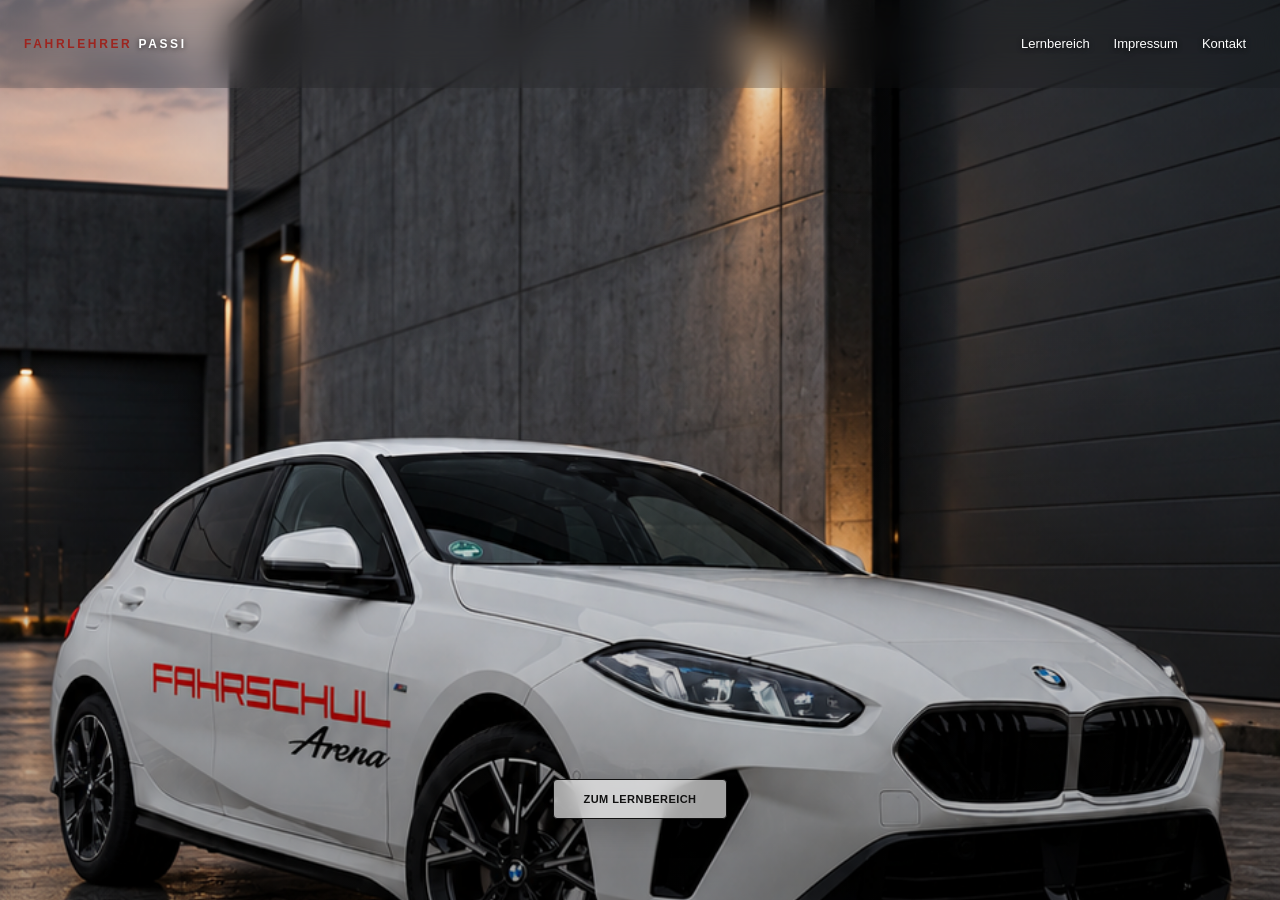
<file: index.html>
<!doctype html>
<html lang="de" class="home-document">
<head>
  <meta charset="utf-8">
  <meta name="viewport" content="width=device-width,initial-scale=1,viewport-fit=cover">
  <meta name="theme-color" content="#0b0c0e">
  <meta name="apple-mobile-web-app-capable" content="yes">
  <meta name="apple-mobile-web-app-status-bar-style" content="black-translucent">
  <meta name="apple-mobile-web-app-title" content="Fahrlehrer Passi">
  <title>Fahrlehrer Passi | Lernbereich</title>
  <link rel="icon" type="image/svg+xml" href="assets/images/favicon.svg">
  <link rel="apple-touch-icon" href="assets/images/apple-touch-icon.png">
  <link rel="manifest" href="site.webmanifest">
  <link rel="stylesheet" href="assets/css/style.css">
</head>
<body class="home-page">
  <header class="site-header">
    <a class="brand site-brand" href="index.html"><span class="brand-name">FAHRLEHRER</span> <em>PASSI</em></a>
    <button class="mobile-menu-button" type="button" aria-label="Navigation öffnen" aria-controls="mobile-navigation" aria-haspopup="dialog">
      <svg viewBox="0 0 24 24" width="24" height="24" fill="none" stroke="currentColor" stroke-width="1.8" stroke-linecap="round" aria-hidden="true">
        <path d="M4 6h16M4 12h16M4 18h16"/>
      </svg>
    </button>
    <nav class="site-navigation" aria-label="Hauptnavigation">
      <div class="nav-dropdown">
        <a class="learning-link" href="pages/uebersicht.html">Lernbereich</a>
        <ul class="nav-flyout" id="learning-flyout">
          <li><a href="pages/klasse-b.html">Klasse B</a></li>
          <li><a href="pages/klasse-a.html">Klasse A</a></li>
          <li><a href="pages/klasse-be.html">Klasse BE</a></li>
        </ul>
      </div>
      <a href="pages/impressum.html">Impressum</a>
      <a href="pages/kontakt.html">Kontakt</a>
    </nav>
  </header>
  <dialog class="mobile-drawer" id="mobile-navigation" aria-labelledby="mobile-menu-title">
    <div class="drawer-heading">
      <h2 id="mobile-menu-title">Navigation</h2>
      <button class="drawer-close" type="button" aria-label="Navigation schließen" autofocus>
        <svg viewBox="0 0 24 24" width="24" height="24" fill="none" stroke="currentColor" stroke-width="1.8" stroke-linecap="round" aria-hidden="true">
          <path d="m6 6 12 12M6 18 18 6"/>
        </svg>
      </button>
    </div>
    <nav class="drawer-navigation" aria-label="Mobile Hauptnavigation">
      <a class="drawer-main-link" href="pages/uebersicht.html">Lernbereich</a>
      <ul class="drawer-subcategories">
        <li><a href="pages/klasse-b.html">Klasse B</a></li>
        <li><a href="pages/klasse-a.html">Klasse A</a></li>
        <li><a href="pages/klasse-be.html">Klasse BE</a></li>
      </ul>
      <a class="drawer-main-link" href="pages/impressum.html">Impressum</a>
      <a class="drawer-main-link" href="pages/kontakt.html">Kontakt</a>
    </nav>
  </dialog>
  <main>
    <section id="intro" aria-label="Startseite">
      <div class="hero"></div>
      <div class="shade"></div>
      <nav class="hero-actions" aria-label="Schnellzugriff">
        <a class="hero-button" href="pages/uebersicht.html">ZUM LERNBEREICH</a>
      </nav>
    </section>
  </main>

  <script src="assets/js/navigation.js"></script>
</body>
</html>
</file>
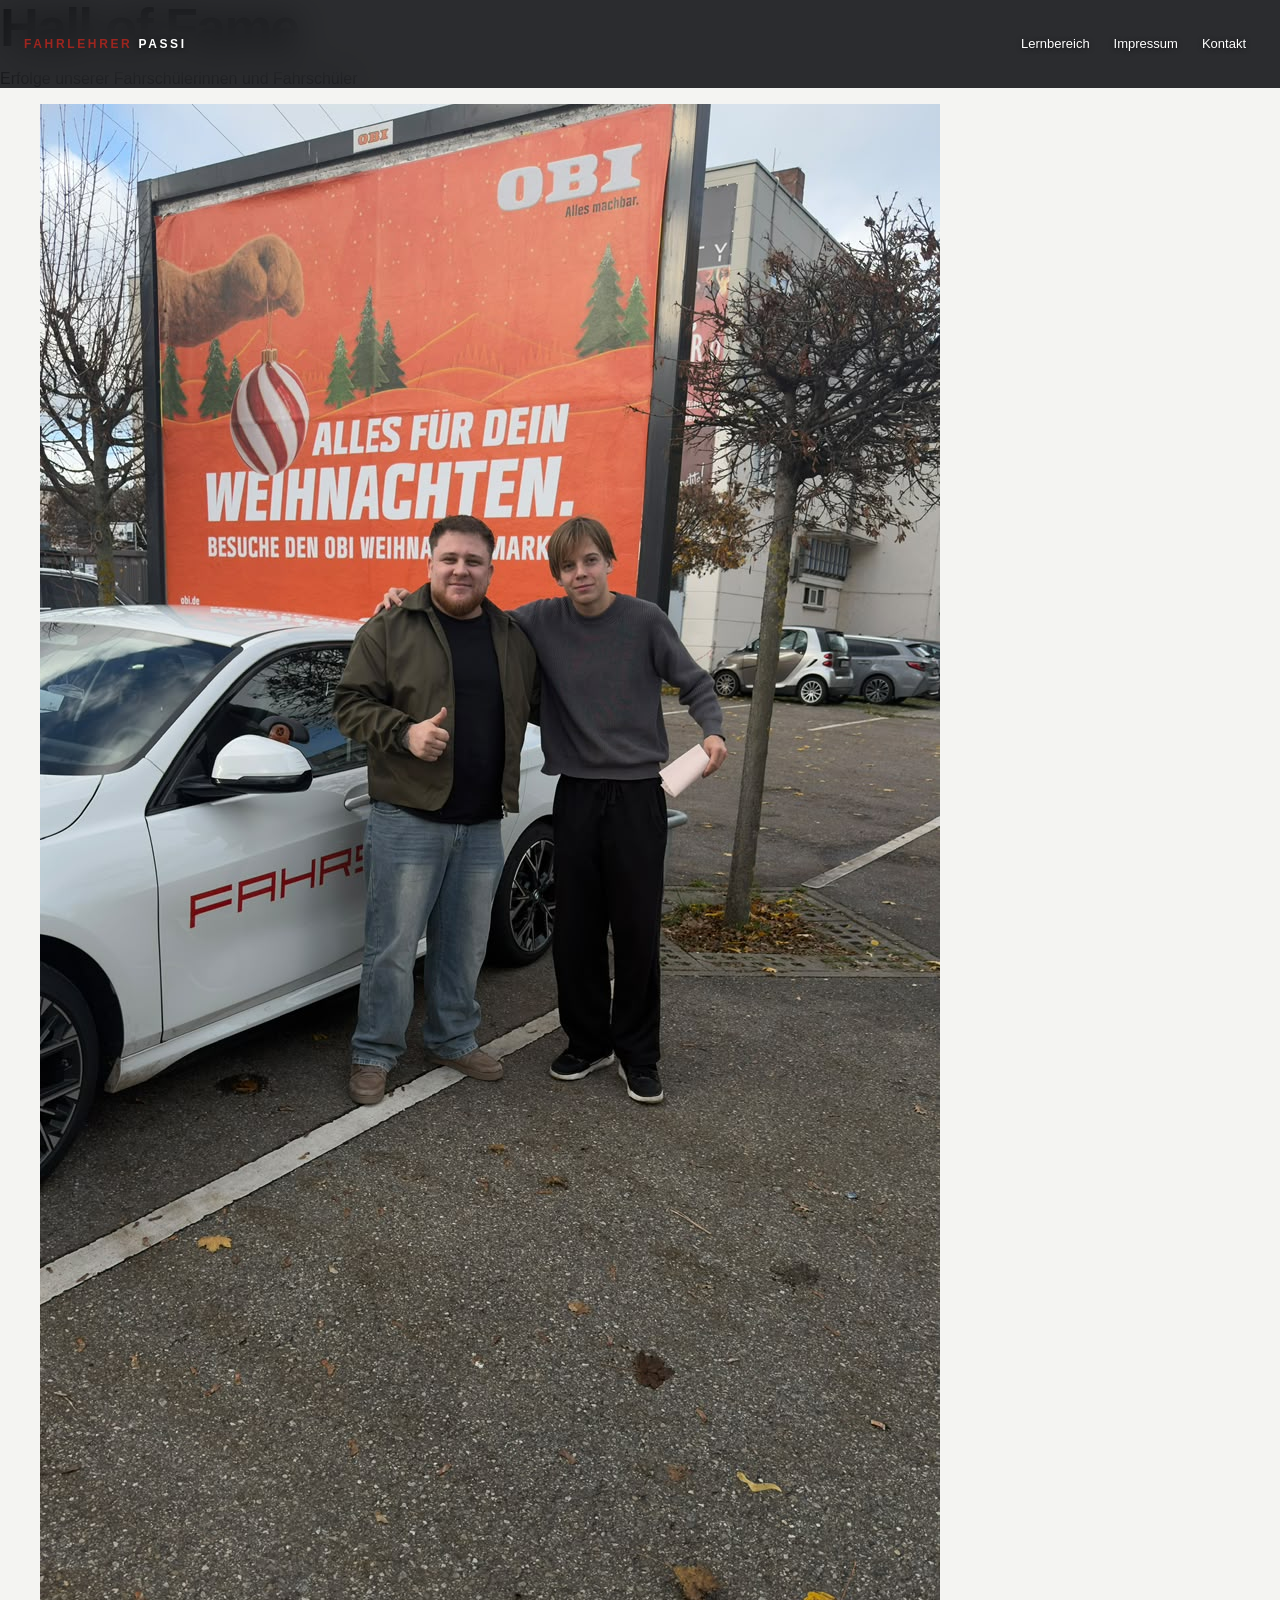
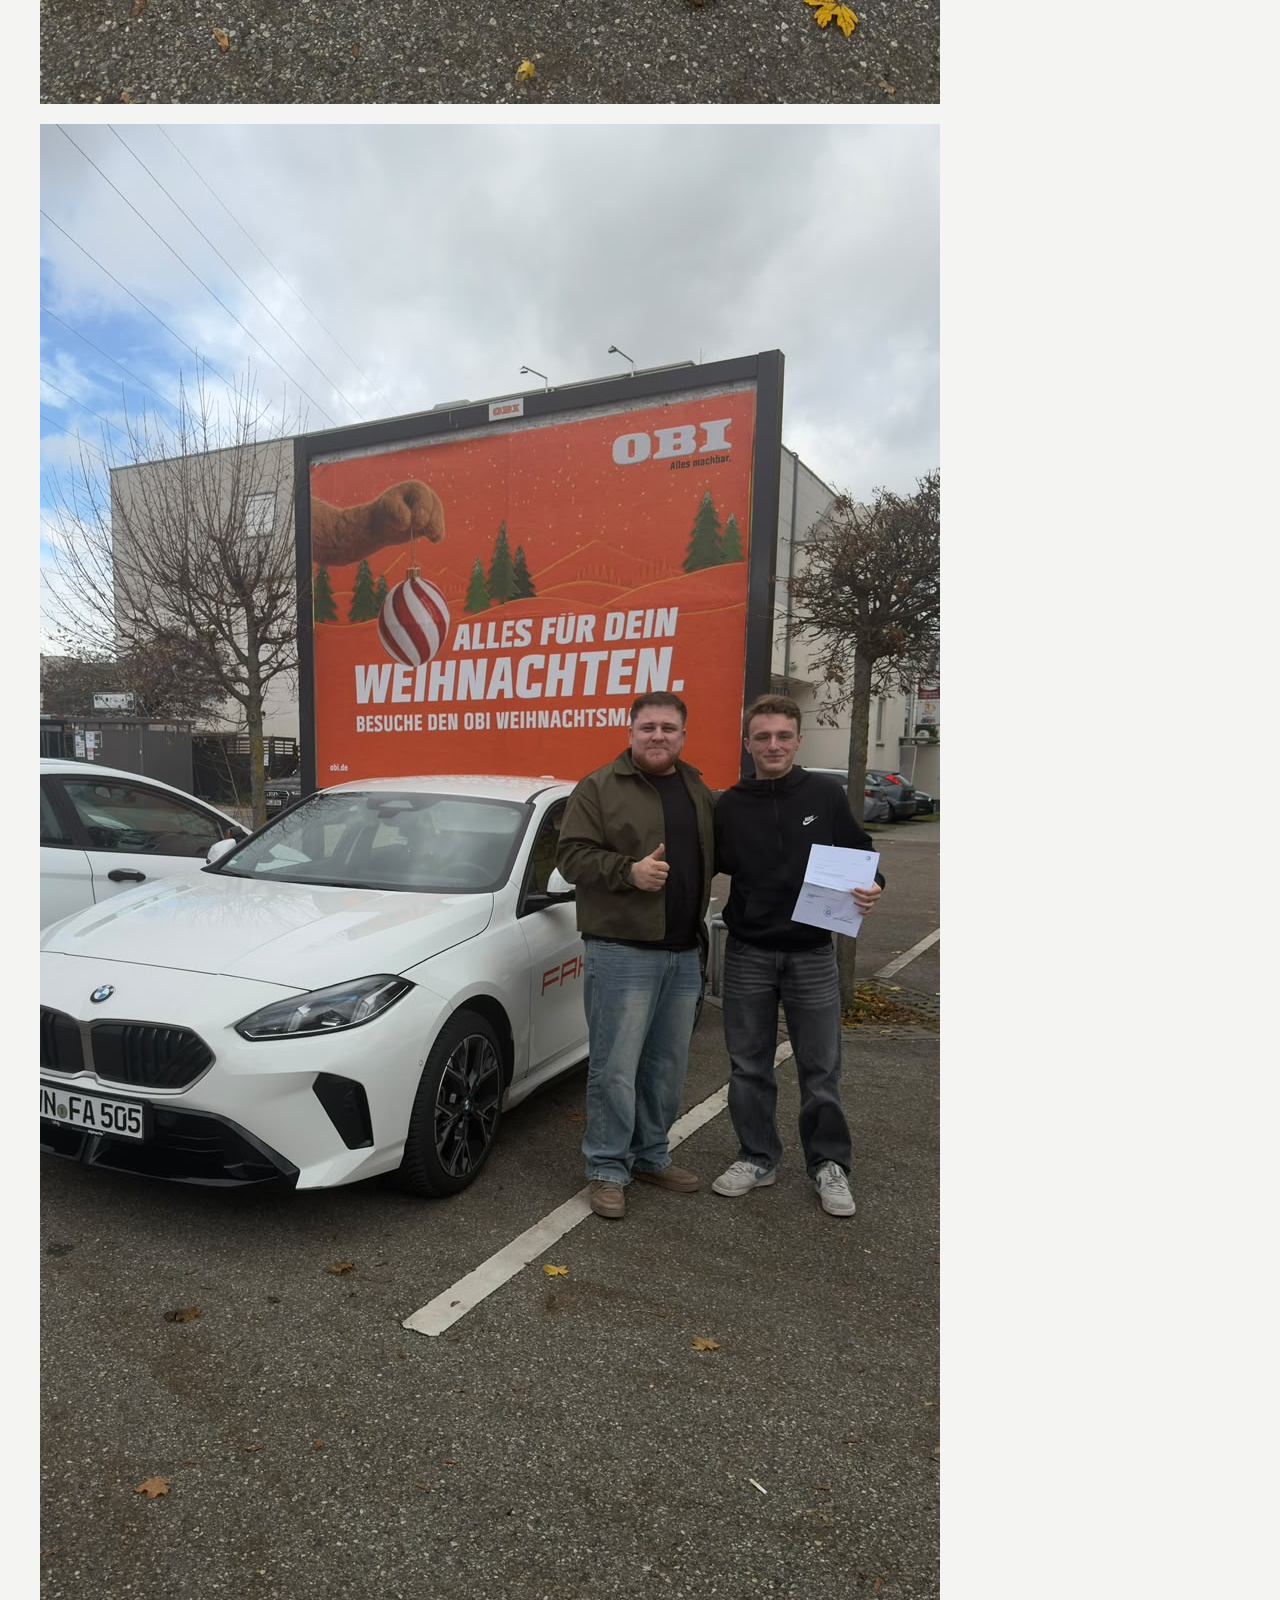
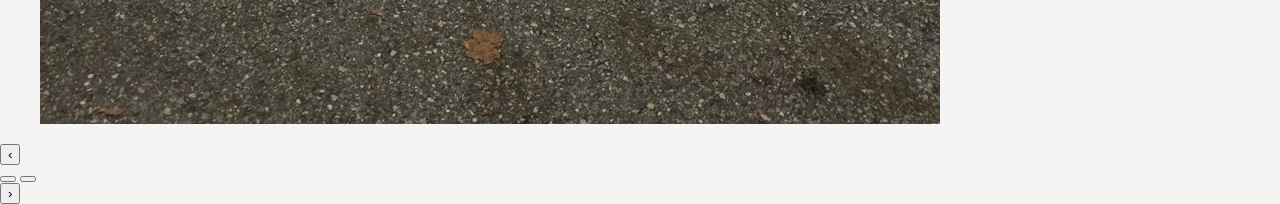
<file: pages/hall-of-fame.html>
<!doctype html>
<html lang="de">
<head>
  <meta charset="utf-8">
  <meta name="viewport" content="width=device-width,initial-scale=1,viewport-fit=cover">
  <meta name="theme-color" content="#0b0c0e">
  <title>Hall of Fame | Fahrlehrer Passi</title>
  <link rel="icon" type="image/svg+xml" href="../assets/images/favicon.svg">
  <link rel="stylesheet" href="../assets/css/style.css">
</head>
<body>
  <header class="site-header">
    <a class="brand site-brand" href="../index.html"><span class="brand-name">FAHRLEHRER</span> <em>PASSI</em></a>
    <button class="mobile-menu-button" type="button" aria-label="Navigation öffnen" aria-controls="mobile-navigation" aria-haspopup="dialog">
      <svg viewBox="0 0 24 24" width="24" height="24" fill="none" stroke="currentColor" stroke-width="1.8" stroke-linecap="round" aria-hidden="true">
        <path d="M4 6h16M4 12h16M4 18h16"/>
      </svg>
    </button>
    <nav class="site-navigation" aria-label="Hauptnavigation">
      <div class="nav-dropdown">
        <a class="learning-link" href="uebersicht.html">Lernbereich</a>
        <ul class="nav-flyout" id="learning-flyout">
          <li><a href="klasse-b.html">Klasse B</a></li>
          <li><a href="klasse-a.html">Klasse A</a></li>
          <li><a href="klasse-be.html">Klasse BE</a></li>
        </ul>
      </div>
      <a href="impressum.html">Impressum</a>
      <a href="kontakt.html">Kontakt</a>
    </nav>
  </header>
  <dialog class="mobile-drawer" id="mobile-navigation" aria-labelledby="mobile-menu-title">
    <div class="drawer-heading">
      <h2 id="mobile-menu-title">Navigation</h2>
      <button class="drawer-close" type="button" aria-label="Navigation schließen" autofocus>
        <svg viewBox="0 0 24 24" width="24" height="24" fill="none" stroke="currentColor" stroke-width="1.8" stroke-linecap="round" aria-hidden="true">
          <path d="m6 6 12 12M6 18 18 6"/>
        </svg>
      </button>
    </div>
    <nav class="drawer-navigation" aria-label="Mobile Hauptnavigation">
      <a class="drawer-main-link" href="uebersicht.html">Lernbereich</a>
      <ul class="drawer-subcategories">
        <li><a href="klasse-b.html">Klasse B</a></li>
        <li><a href="klasse-a.html">Klasse A</a></li>
        <li><a href="klasse-be.html">Klasse BE</a></li>
      </ul>
      <a class="drawer-main-link" href="impressum.html">Impressum</a>
      <a class="drawer-main-link" href="kontakt.html">Kontakt</a>
    </nav>
  </dialog>
  <main class="hall-of-fame">
    <header>
      <h1 class="page-title">Hall of Fame</h1>
      <p>Erfolge unserer Fahrschülerinnen und Fahrschüler</p>
    </header>
    <section class="hall-of-fame-gallery" aria-label="Auszeichnungen" aria-roledescription="Karussell" aria-live="off">
      <div class="hall-of-fame-track">
        <figure>
          <img src="../assets/images/halloffame/License1.jpeg" alt="Auszeichnung License 1" loading="lazy" draggable="false">
        </figure>
        <figure>
          <img src="../assets/images/halloffame/License2.jpeg" alt="Auszeichnung License 2" loading="lazy" draggable="false">
        </figure>
      </div>
    </section>
    <nav class="hall-of-fame-slider-controls" aria-label="Hall of Fame Bilder">
      <button class="slider-arrow" type="button" aria-label="Vorheriges Bild" data-slide-step="-1">‹</button>
      <div class="slider-dots" role="group" aria-label="Bild auswählen">
        <button type="button" aria-label="Lizenz 1 anzeigen" aria-pressed="true" data-slide-to="0"></button>
        <button type="button" aria-label="Lizenz 2 anzeigen" aria-pressed="false" data-slide-to="1"></button>
      </div>
      <button class="slider-arrow" type="button" aria-label="Nächstes Bild" data-slide-step="1">›</button>
    </nav>
  </main>
  <script src="../assets/js/hall-of-fame.js"></script>
  <script src="../assets/js/navigation.js"></script>
</body>
</html>
</file>
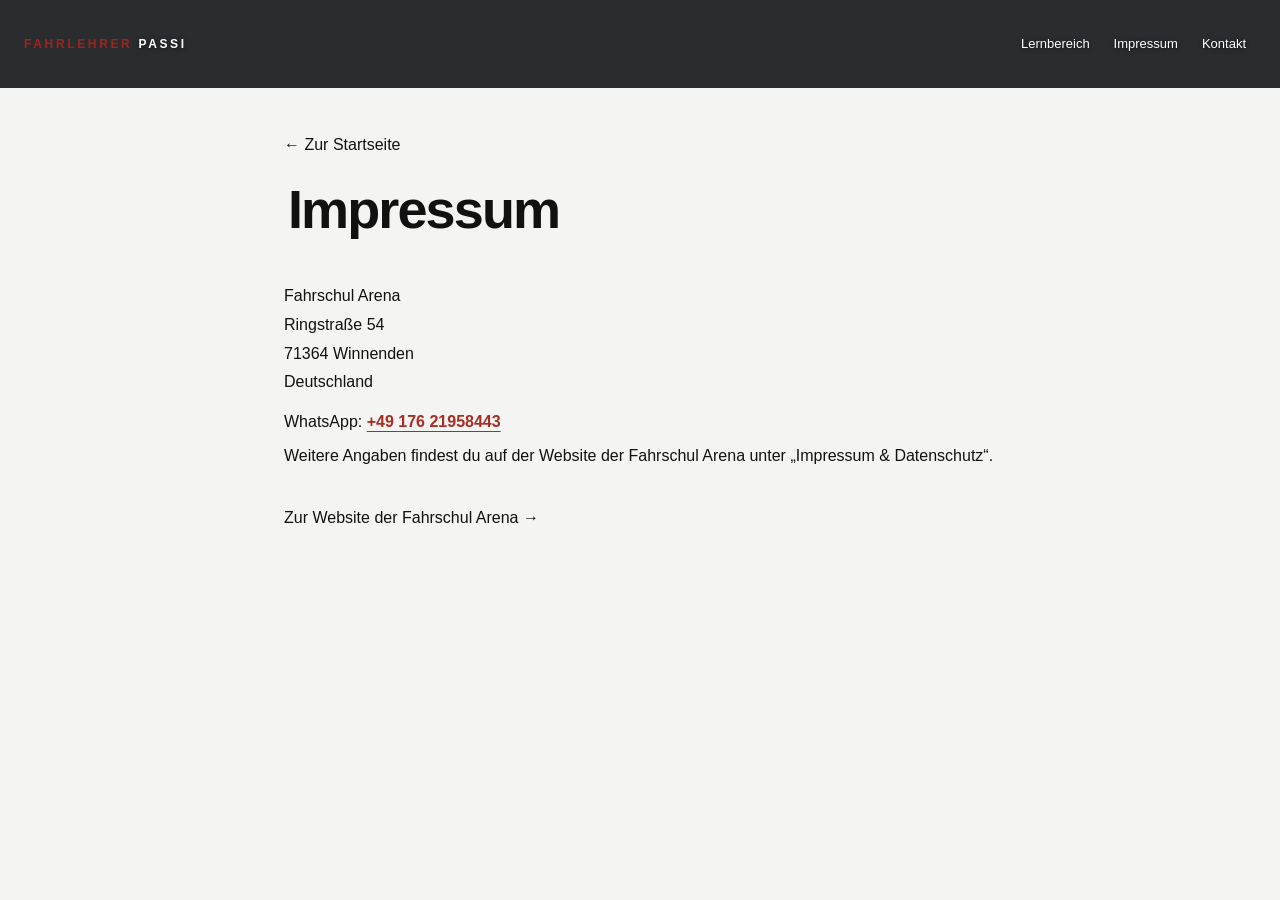
<file: pages/impressum.html>
<!doctype html>
<html lang="de">
<head>
  <meta charset="utf-8">
  <meta name="viewport" content="width=device-width,initial-scale=1,viewport-fit=cover">
  <meta name="theme-color" content="#0b0c0e">
  <title>Impressum | Fahrlehrer Passi</title>
  <link rel="icon" type="image/svg+xml" href="../assets/images/favicon.svg">
  <link rel="stylesheet" href="../assets/css/style.css">
</head>
<body>
  <header class="site-header">
    <a class="brand site-brand" href="../index.html"><span class="brand-name">FAHRLEHRER</span> <em>PASSI</em></a>
    <button class="mobile-menu-button" type="button" aria-label="Navigation öffnen" aria-controls="mobile-navigation" aria-haspopup="dialog">
      <svg viewBox="0 0 24 24" width="24" height="24" fill="none" stroke="currentColor" stroke-width="1.8" stroke-linecap="round" aria-hidden="true">
        <path d="M4 6h16M4 12h16M4 18h16"/>
      </svg>
    </button>
    <nav class="site-navigation" aria-label="Hauptnavigation">
      <div class="nav-dropdown">
        <a class="learning-link" href="uebersicht.html">Lernbereich</a>
        <ul class="nav-flyout" id="learning-flyout">
          <li><a href="klasse-b.html">Klasse B</a></li>
          <li><a href="klasse-a.html">Klasse A</a></li>
          <li><a href="klasse-be.html">Klasse BE</a></li>
        </ul>
      </div>
      <a href="impressum.html">Impressum</a>
      <a href="kontakt.html">Kontakt</a>
    </nav>
  </header>
  <dialog class="mobile-drawer" id="mobile-navigation" aria-labelledby="mobile-menu-title">
    <div class="drawer-heading">
      <h2 id="mobile-menu-title">Navigation</h2>
      <button class="drawer-close" type="button" aria-label="Navigation schließen" autofocus>
        <svg viewBox="0 0 24 24" width="24" height="24" fill="none" stroke="currentColor" stroke-width="1.8" stroke-linecap="round" aria-hidden="true">
          <path d="m6 6 12 12M6 18 18 6"/>
        </svg>
      </button>
    </div>
    <nav class="drawer-navigation" aria-label="Mobile Hauptnavigation">
      <a class="drawer-main-link" href="uebersicht.html">Lernbereich</a>
      <ul class="drawer-subcategories">
        <li><a href="klasse-b.html">Klasse B</a></li>
        <li><a href="klasse-a.html">Klasse A</a></li>
        <li><a href="klasse-be.html">Klasse BE</a></li>
      </ul>
      <a class="drawer-main-link" href="impressum.html">Impressum</a>
      <a class="drawer-main-link" href="kontakt.html">Kontakt</a>
    </nav>
  </dialog>
  <main id="learn">
    <a class="back-link back-link-top" href="../index.html">← Zur Startseite</a>
    <header>
      <h1 class="page-title">Impressum</h1>
    </header>
    <address class="imprint-address">
      Fahrschul Arena<br>
      Ringstraße 54<br>
      71364 Winnenden<br>
      Deutschland
    </address>
    <p>WhatsApp: <a class="whatsapp-link" href="https://wa.me/4917621958443" target="_blank" rel="noopener noreferrer">+49 176 21958443</a></p>
    <p>Weitere Angaben findest du auf der Website der Fahrschul Arena unter „Impressum &amp; Datenschutz“.</p>
    <a class="back-link" href="https://fahrschularena.de/#/">Zur Website der Fahrschul Arena →</a>
  </main>
  <script src="../assets/js/navigation.js"></script>
</body>
</html>
</file>
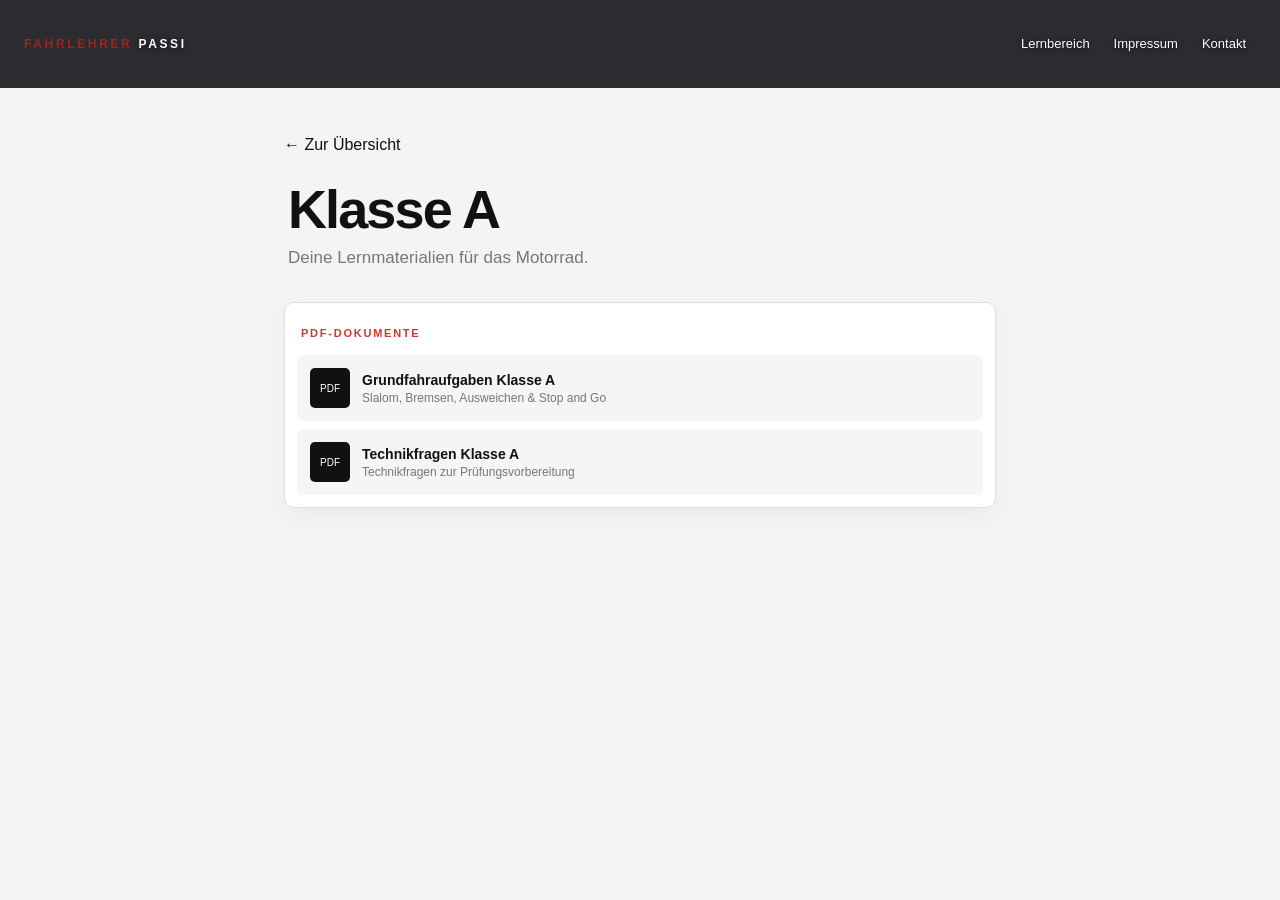
<file: pages/klasse-a.html>
<!doctype html>
<html lang="de">
<head>
  <meta charset="utf-8">
  <meta name="viewport" content="width=device-width,initial-scale=1,viewport-fit=cover">
  <meta name="theme-color" content="#0b0c0e">
  <title>Klasse A | Fahrlehrer Passi</title>
  <link rel="icon" type="image/svg+xml" href="../assets/images/favicon.svg">
  <link rel="stylesheet" href="../assets/css/style.css">
</head>
<body>
  <header class="site-header">
    <a class="brand site-brand" href="../index.html"><span class="brand-name">FAHRLEHRER</span> <em>PASSI</em></a>
    <button class="mobile-menu-button" type="button" aria-label="Navigation öffnen" aria-controls="mobile-navigation" aria-haspopup="dialog">
      <svg viewBox="0 0 24 24" width="24" height="24" fill="none" stroke="currentColor" stroke-width="1.8" stroke-linecap="round" aria-hidden="true">
        <path d="M4 6h16M4 12h16M4 18h16"/>
      </svg>
    </button>
    <nav class="site-navigation" aria-label="Hauptnavigation">
      <div class="nav-dropdown">
        <a class="learning-link" href="uebersicht.html">Lernbereich</a>
        <ul class="nav-flyout" id="learning-flyout">
          <li><a href="klasse-b.html">Klasse B</a></li>
          <li><a href="klasse-a.html">Klasse A</a></li>
          <li><a href="klasse-be.html">Klasse BE</a></li>
        </ul>
      </div>
      <a href="impressum.html">Impressum</a>
      <a href="kontakt.html">Kontakt</a>
    </nav>
  </header>
  <dialog class="mobile-drawer" id="mobile-navigation" aria-labelledby="mobile-menu-title">
    <div class="drawer-heading">
      <h2 id="mobile-menu-title">Navigation</h2>
      <button class="drawer-close" type="button" aria-label="Navigation schließen" autofocus>
        <svg viewBox="0 0 24 24" width="24" height="24" fill="none" stroke="currentColor" stroke-width="1.8" stroke-linecap="round" aria-hidden="true">
          <path d="m6 6 12 12M6 18 18 6"/>
        </svg>
      </button>
    </div>
    <nav class="drawer-navigation" aria-label="Mobile Hauptnavigation">
      <a class="drawer-main-link" href="uebersicht.html">Lernbereich</a>
      <ul class="drawer-subcategories">
        <li><a href="klasse-b.html">Klasse B</a></li>
        <li><a href="klasse-a.html">Klasse A</a></li>
        <li><a href="klasse-be.html">Klasse BE</a></li>
      </ul>
      <a class="drawer-main-link" href="impressum.html">Impressum</a>
      <a class="drawer-main-link" href="kontakt.html">Kontakt</a>
    </nav>
  </dialog>
  <main id="learn">
    <a class="back-link back-link-top" href="uebersicht.html">← Zur Übersicht</a>
    <header>
      <h1 class="page-title">Klasse A</h1>
      <p>Deine Lernmaterialien für das Motorrad.</p>
    </header>
    <div class="classes">
      <article>
        <div class="content">
          <section id="pdfs" class="resource-section">
            <h2 class="section-title">PDF-DOKUMENTE</h2>
            <a href="../assets/docs/Grundfahraufgaben%20KlasseA.pdf" target="_blank"><i>PDF</i><span><strong>Grundfahraufgaben Klasse A</strong><small>Slalom, Bremsen, Ausweichen & Stop and Go</small></span></a>
            <a href="../assets/docs/Technikfragen%20KlasseA.pdf" target="_blank"><i>PDF</i><span><strong>Technikfragen Klasse A</strong><small>Technikfragen zur Prüfungsvorbereitung</small></span></a>
          </section>
        </div>
      </article>
    </div>
  </main>
  <script src="../assets/js/navigation.js"></script>
</body>
</html>
</file>
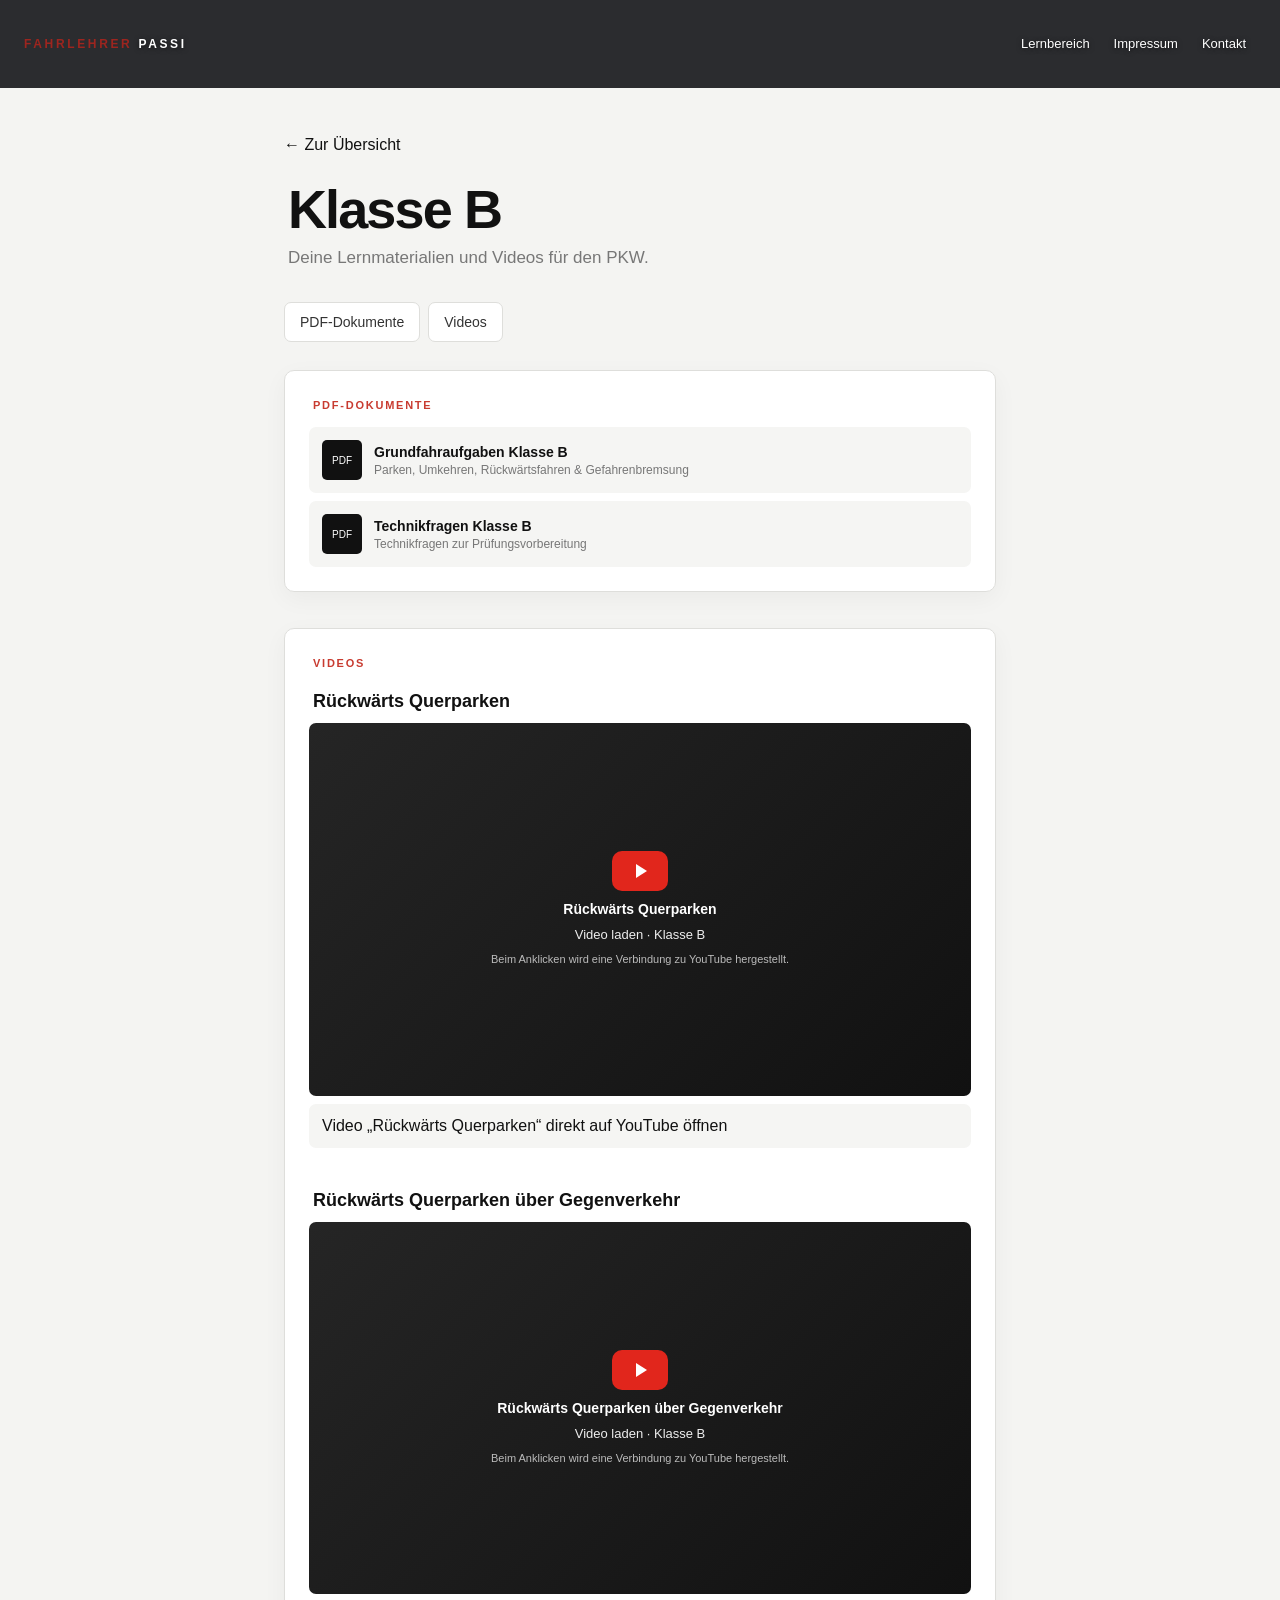
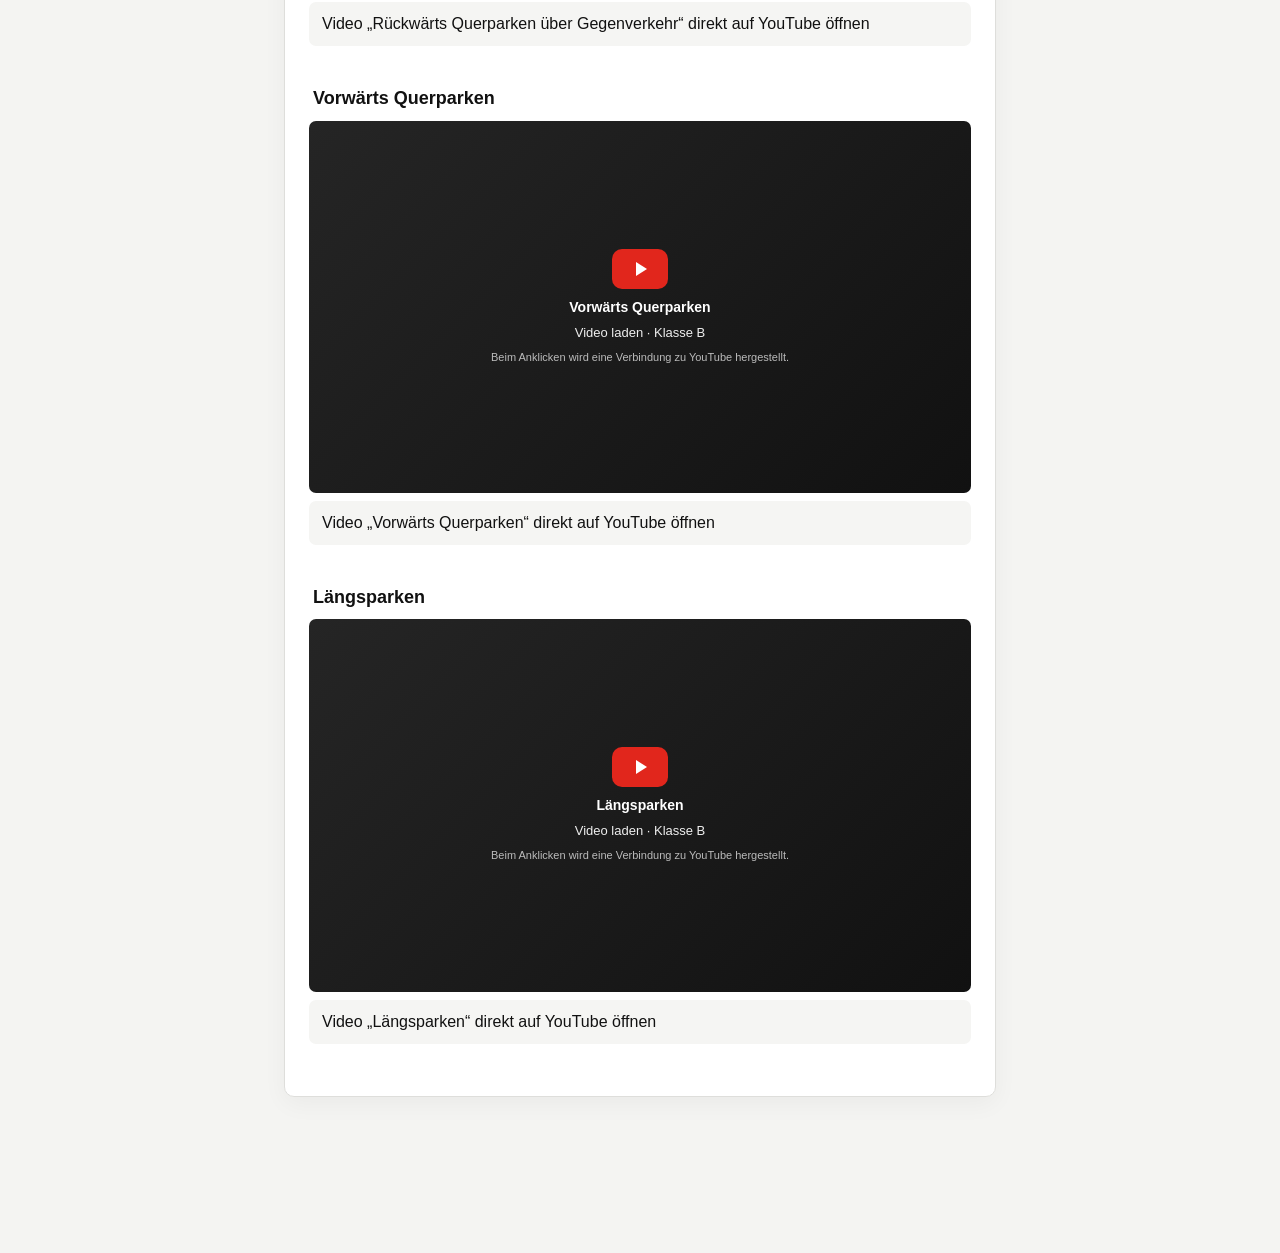
<file: pages/klasse-b.html>
<!doctype html>
<html lang="de">
<head>
  <meta charset="utf-8">
  <meta name="viewport" content="width=device-width,initial-scale=1,viewport-fit=cover">
  <meta name="theme-color" content="#0b0c0e">
  <title>Klasse B | Fahrlehrer Passi</title>
  <link rel="icon" type="image/svg+xml" href="../assets/images/favicon.svg">
  <link rel="stylesheet" href="../assets/css/style.css">
</head>
<body>
  <header class="site-header">
    <a class="brand site-brand" href="../index.html"><span class="brand-name">FAHRLEHRER</span> <em>PASSI</em></a>
    <button class="mobile-menu-button" type="button" aria-label="Navigation öffnen" aria-controls="mobile-navigation" aria-haspopup="dialog">
      <svg viewBox="0 0 24 24" width="24" height="24" fill="none" stroke="currentColor" stroke-width="1.8" stroke-linecap="round" aria-hidden="true">
        <path d="M4 6h16M4 12h16M4 18h16"/>
      </svg>
    </button>
    <nav class="site-navigation" aria-label="Hauptnavigation">
      <div class="nav-dropdown">
        <a class="learning-link" href="uebersicht.html">Lernbereich</a>
        <ul class="nav-flyout" id="learning-flyout">
          <li><a href="klasse-b.html">Klasse B</a></li>
          <li><a href="klasse-a.html">Klasse A</a></li>
          <li><a href="klasse-be.html">Klasse BE</a></li>
        </ul>
      </div>
      <a href="impressum.html">Impressum</a>
      <a href="kontakt.html">Kontakt</a>
    </nav>
  </header>
  <dialog class="mobile-drawer" id="mobile-navigation" aria-labelledby="mobile-menu-title">
    <div class="drawer-heading">
      <h2 id="mobile-menu-title">Navigation</h2>
      <button class="drawer-close" type="button" aria-label="Navigation schließen" autofocus>
        <svg viewBox="0 0 24 24" width="24" height="24" fill="none" stroke="currentColor" stroke-width="1.8" stroke-linecap="round" aria-hidden="true">
          <path d="m6 6 12 12M6 18 18 6"/>
        </svg>
      </button>
    </div>
    <nav class="drawer-navigation" aria-label="Mobile Hauptnavigation">
      <a class="drawer-main-link" href="uebersicht.html">Lernbereich</a>
      <ul class="drawer-subcategories">
        <li><a href="klasse-b.html">Klasse B</a></li>
        <li><a href="klasse-a.html">Klasse A</a></li>
        <li><a href="klasse-be.html">Klasse BE</a></li>
      </ul>
      <a class="drawer-main-link" href="impressum.html">Impressum</a>
      <a class="drawer-main-link" href="kontakt.html">Kontakt</a>
    </nav>
  </dialog>
  <main id="learn">
    <a class="back-link back-link-top" href="uebersicht.html">← Zur Übersicht</a>
    <header>
      <h1 class="page-title">Klasse B</h1>
      <p>Deine Lernmaterialien und Videos für den PKW.</p>
    </header>
    <nav class="resource-nav" aria-label="Lernmaterial">
      <a href="#pdfs">PDF-Dokumente</a>
      <a href="#videos">Videos</a>
    </nav>
    <div class="classes material-tiles">
      <article aria-label="PDF-Dokumente">
        <div class="content">
          <section id="pdfs" class="resource-section">
            <h2 class="section-title">PDF-DOKUMENTE</h2>
            <a href="../assets/docs/Grundfahraufgaben_Klasse_B.pdf" target="_blank"><i>PDF</i><span><strong>Grundfahraufgaben Klasse B</strong><small>Parken, Umkehren, Rückwärtsfahren & Gefahrenbremsung</small></span></a>
            <a href="../assets/docs/Technikfragen_Klasse_B.pdf" target="_blank"><i>PDF</i><span><strong>Technikfragen Klasse B</strong><small>Technikfragen zur Prüfungsvorbereitung</small></span></a>
          </section>
        </div>
      </article>
      <article aria-label="Videos">
        <div class="content">
          <section id="videos" class="resource-section">
            <h2 class="section-title">VIDEOS</h2>
            <h3 class="video-title">Rückwärts Querparken</h3>
            <div class="video-player" data-video-id="wDY9oItk2RM">
              <button class="video-start" type="button" aria-label="Rückwärts Querparken – Video laden und abspielen">
                <span class="video-play" aria-hidden="true">
                  <svg viewBox="0 0 24 24" width="24" height="24" fill="currentColor">
                    <path d="M8 5v14l11-7Z"/>
                  </svg>
                </span>
                <strong>Rückwärts Querparken</strong>
                <span class="video-hint">Video laden · Klasse B</span>
                <span class="video-privacy">Beim Anklicken wird eine Verbindung zu YouTube hergestellt.</span>
              </button>
            </div>
            <a href="https://www.youtube.com/watch?v=wDY9oItk2RM" target="_blank" rel="noopener noreferrer">Video „Rückwärts Querparken“ direkt auf YouTube öffnen</a>
            <h3 class="video-title">Rückwärts Querparken über Gegenverkehr</h3>
            <div class="video-player" data-video-id="nxsDNWwcKv0">
              <button class="video-start" type="button" aria-label="Rückwärts Querparken über Gegenverkehr – Video laden und abspielen">
                <span class="video-play" aria-hidden="true">
                  <svg viewBox="0 0 24 24" width="24" height="24" fill="currentColor">
                    <path d="M8 5v14l11-7Z"/>
                  </svg>
                </span>
                <strong>Rückwärts Querparken über Gegenverkehr</strong>
                <span class="video-hint">Video laden · Klasse B</span>
                <span class="video-privacy">Beim Anklicken wird eine Verbindung zu YouTube hergestellt.</span>
              </button>
            </div>
            <a href="https://www.youtube.com/watch?v=nxsDNWwcKv0" target="_blank" rel="noopener noreferrer">Video „Rückwärts Querparken über Gegenverkehr“ direkt auf YouTube öffnen</a>
            <h3 class="video-title">Vorwärts Querparken</h3>
            <div class="video-player" data-video-id="r6GPoCFfimA">
              <button class="video-start" type="button" aria-label="Vorwärts Querparken – Video laden und abspielen">
                <span class="video-play" aria-hidden="true">
                  <svg viewBox="0 0 24 24" width="24" height="24" fill="currentColor">
                    <path d="M8 5v14l11-7Z"/>
                  </svg>
                </span>
                <strong>Vorwärts Querparken</strong>
                <span class="video-hint">Video laden · Klasse B</span>
                <span class="video-privacy">Beim Anklicken wird eine Verbindung zu YouTube hergestellt.</span>
              </button>
            </div>
            <a href="https://www.youtube.com/watch?v=r6GPoCFfimA" target="_blank" rel="noopener noreferrer">Video „Vorwärts Querparken“ direkt auf YouTube öffnen</a>
            <h3 class="video-title">Längsparken</h3>
            <div class="video-player" data-video-id="0lucmvN3CoE">
              <button class="video-start" type="button" aria-label="Längsparken – Video laden und abspielen">
                <span class="video-play" aria-hidden="true">
                  <svg viewBox="0 0 24 24" width="24" height="24" fill="currentColor">
                    <path d="M8 5v14l11-7Z"/>
                  </svg>
                </span>
                <strong>Längsparken</strong>
                <span class="video-hint">Video laden · Klasse B</span>
                <span class="video-privacy">Beim Anklicken wird eine Verbindung zu YouTube hergestellt.</span>
              </button>
            </div>
            <a href="https://www.youtube.com/watch?v=0lucmvN3CoE" target="_blank" rel="noopener noreferrer">Video „Längsparken“ direkt auf YouTube öffnen</a>
          </section>
        </div>
      </article>
    </div>
  </main>
  <script src="../assets/js/script.js"></script>
  <script src="../assets/js/navigation.js"></script>
</body>
</html>
</file>
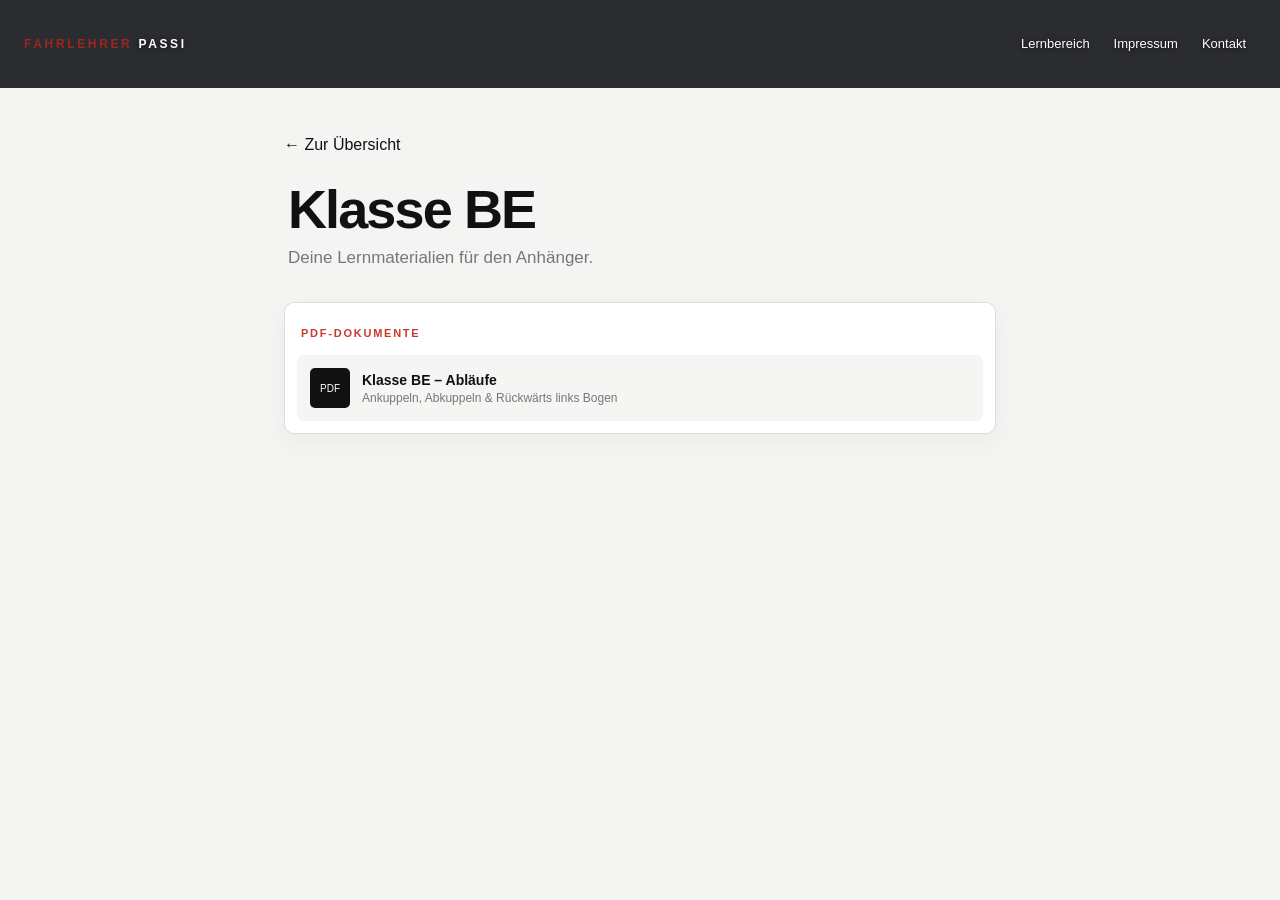
<file: pages/klasse-be.html>
<!doctype html>
<html lang="de">
<head>
  <meta charset="utf-8">
  <meta name="viewport" content="width=device-width,initial-scale=1,viewport-fit=cover">
  <meta name="theme-color" content="#0b0c0e">
  <title>Klasse BE | Fahrlehrer Passi</title>
  <link rel="icon" type="image/svg+xml" href="../assets/images/favicon.svg">
  <link rel="stylesheet" href="../assets/css/style.css">
</head>
<body>
  <header class="site-header">
    <a class="brand site-brand" href="../index.html"><span class="brand-name">FAHRLEHRER</span> <em>PASSI</em></a>
    <button class="mobile-menu-button" type="button" aria-label="Navigation öffnen" aria-controls="mobile-navigation" aria-haspopup="dialog">
      <svg viewBox="0 0 24 24" width="24" height="24" fill="none" stroke="currentColor" stroke-width="1.8" stroke-linecap="round" aria-hidden="true">
        <path d="M4 6h16M4 12h16M4 18h16"/>
      </svg>
    </button>
    <nav class="site-navigation" aria-label="Hauptnavigation">
      <div class="nav-dropdown">
        <a class="learning-link" href="uebersicht.html">Lernbereich</a>
        <ul class="nav-flyout" id="learning-flyout">
          <li><a href="klasse-b.html">Klasse B</a></li>
          <li><a href="klasse-a.html">Klasse A</a></li>
          <li><a href="klasse-be.html">Klasse BE</a></li>
        </ul>
      </div>
      <a href="impressum.html">Impressum</a>
      <a href="kontakt.html">Kontakt</a>
    </nav>
  </header>
  <dialog class="mobile-drawer" id="mobile-navigation" aria-labelledby="mobile-menu-title">
    <div class="drawer-heading">
      <h2 id="mobile-menu-title">Navigation</h2>
      <button class="drawer-close" type="button" aria-label="Navigation schließen" autofocus>
        <svg viewBox="0 0 24 24" width="24" height="24" fill="none" stroke="currentColor" stroke-width="1.8" stroke-linecap="round" aria-hidden="true">
          <path d="m6 6 12 12M6 18 18 6"/>
        </svg>
      </button>
    </div>
    <nav class="drawer-navigation" aria-label="Mobile Hauptnavigation">
      <a class="drawer-main-link" href="uebersicht.html">Lernbereich</a>
      <ul class="drawer-subcategories">
        <li><a href="klasse-b.html">Klasse B</a></li>
        <li><a href="klasse-a.html">Klasse A</a></li>
        <li><a href="klasse-be.html">Klasse BE</a></li>
      </ul>
      <a class="drawer-main-link" href="impressum.html">Impressum</a>
      <a class="drawer-main-link" href="kontakt.html">Kontakt</a>
    </nav>
  </dialog>
  <main id="learn">
    <a class="back-link back-link-top" href="uebersicht.html">← Zur Übersicht</a>
    <header>
      <h1 class="page-title">Klasse BE</h1>
      <p>Deine Lernmaterialien für den Anhänger.</p>
    </header>
    <div class="classes">
      <article>
        <div class="content">
          <section id="pdfs" class="resource-section">
            <h2 class="section-title">PDF-DOKUMENTE</h2>
            <a href="../assets/docs/Klasse%20BE%20Verbinden%20Trennen%20Bogen.pdf" target="_blank"><i>PDF</i><span><strong>Klasse BE – Abläufe</strong><small>Ankuppeln, Abkuppeln & Rückwärts links Bogen</small></span></a>
          </section>
        </div>
      </article>
    </div>
  </main>
  <script src="../assets/js/navigation.js"></script>
</body>
</html>
</file>
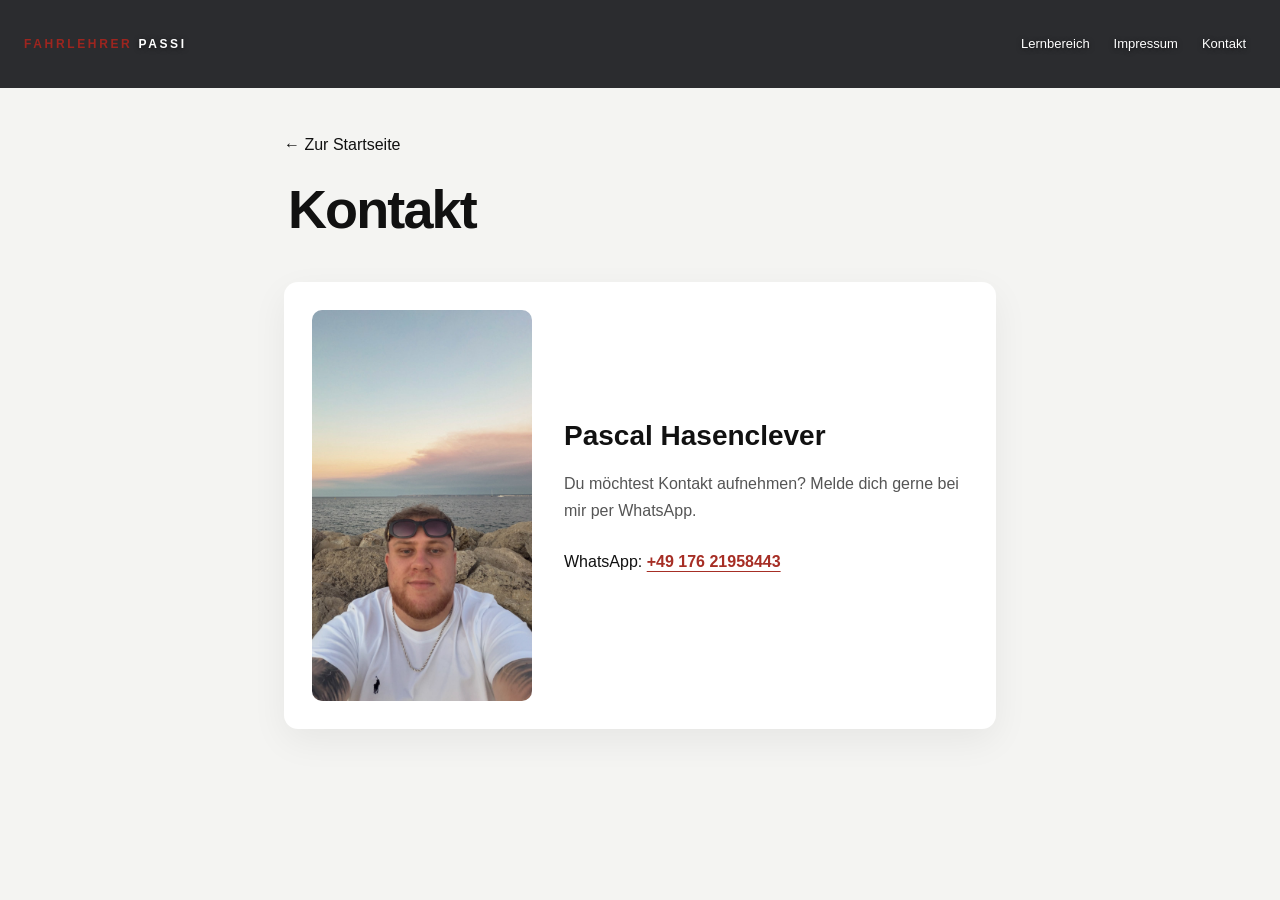
<file: pages/kontakt.html>
<!doctype html>
<html lang="de">
<head>
  <meta charset="utf-8">
  <meta name="viewport" content="width=device-width,initial-scale=1,viewport-fit=cover">
  <meta name="theme-color" content="#0b0c0e">
  <title>Kontakt | Fahrlehrer Passi</title>
  <link rel="icon" type="image/svg+xml" href="../assets/images/favicon.svg">
  <link rel="stylesheet" href="../assets/css/style.css">
</head>
<body>
  <header class="site-header">
    <a class="brand site-brand" href="../index.html"><span class="brand-name">FAHRLEHRER</span> <em>PASSI</em></a>
    <button class="mobile-menu-button" type="button" aria-label="Navigation öffnen" aria-controls="mobile-navigation" aria-haspopup="dialog">
      <svg viewBox="0 0 24 24" width="24" height="24" fill="none" stroke="currentColor" stroke-width="1.8" stroke-linecap="round" aria-hidden="true">
        <path d="M4 6h16M4 12h16M4 18h16"/>
      </svg>
    </button>
    <nav class="site-navigation" aria-label="Hauptnavigation">
      <div class="nav-dropdown">
        <a class="learning-link" href="uebersicht.html">Lernbereich</a>
        <ul class="nav-flyout" id="learning-flyout">
          <li><a href="klasse-b.html">Klasse B</a></li>
          <li><a href="klasse-a.html">Klasse A</a></li>
          <li><a href="klasse-be.html">Klasse BE</a></li>
        </ul>
      </div>
      <a href="impressum.html">Impressum</a>
      <a href="kontakt.html">Kontakt</a>
    </nav>
  </header>
  <dialog class="mobile-drawer" id="mobile-navigation" aria-labelledby="mobile-menu-title">
    <div class="drawer-heading">
      <h2 id="mobile-menu-title">Navigation</h2>
      <button class="drawer-close" type="button" aria-label="Navigation schließen" autofocus>
        <svg viewBox="0 0 24 24" width="24" height="24" fill="none" stroke="currentColor" stroke-width="1.8" stroke-linecap="round" aria-hidden="true">
          <path d="m6 6 12 12M6 18 18 6"/>
        </svg>
      </button>
    </div>
    <nav class="drawer-navigation" aria-label="Mobile Hauptnavigation">
      <a class="drawer-main-link" href="uebersicht.html">Lernbereich</a>
      <ul class="drawer-subcategories">
        <li><a href="klasse-b.html">Klasse B</a></li>
        <li><a href="klasse-a.html">Klasse A</a></li>
        <li><a href="klasse-be.html">Klasse BE</a></li>
      </ul>
      <a class="drawer-main-link" href="impressum.html">Impressum</a>
      <a class="drawer-main-link" href="kontakt.html">Kontakt</a>
    </nav>
  </dialog>
  <main id="learn">
    <a class="back-link back-link-top" href="../index.html">← Zur Startseite</a>
    <header>
      <h1 class="page-title">Kontakt</h1>
    </header>
    <section class="contact-card" aria-labelledby="contact-name">
      <img class="contact-photo" src="../assets/images/PascalHasenclever.jpeg" alt="Pascal Hasenclever" width="1152" height="2048">
      <div class="contact-info">
        <h2 id="contact-name">Pascal Hasenclever</h2>
        <p>Du möchtest Kontakt aufnehmen? Melde dich gerne bei mir per WhatsApp.</p>
        <p class="contact-number">WhatsApp: <a class="whatsapp-link" href="https://wa.me/4917621958443" target="_blank" rel="noopener noreferrer">+49 176 21958443</a></p>
      </div>
    </section>
  </main>
  <script src="../assets/js/navigation.js"></script>
</body>
</html>
</file>
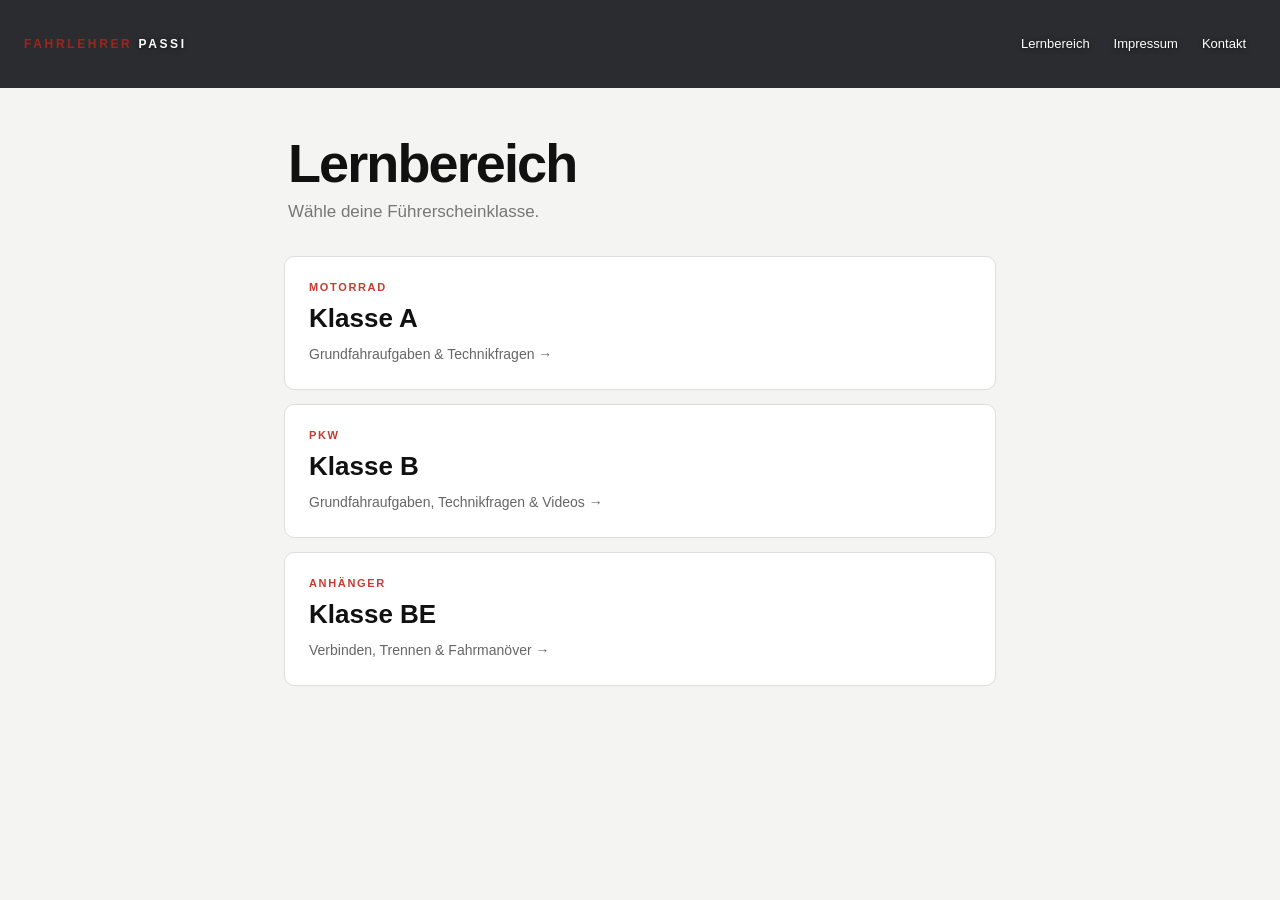
<file: pages/uebersicht.html>
<!doctype html>
<html lang="de">
<head>
  <meta charset="utf-8">
  <meta name="viewport" content="width=device-width,initial-scale=1,viewport-fit=cover">
  <meta name="theme-color" content="#0b0c0e">
  <title>Lernbereich | Fahrlehrer Passi</title>
  <link rel="icon" type="image/svg+xml" href="../assets/images/favicon.svg">
  <link rel="stylesheet" href="../assets/css/style.css">
</head>
<body>
  <header class="site-header">
    <a class="brand site-brand" href="../index.html"><span class="brand-name">FAHRLEHRER</span> <em>PASSI</em></a>
    <button class="mobile-menu-button" type="button" aria-label="Navigation öffnen" aria-controls="mobile-navigation" aria-haspopup="dialog">
      <svg viewBox="0 0 24 24" width="24" height="24" fill="none" stroke="currentColor" stroke-width="1.8" stroke-linecap="round" aria-hidden="true">
        <path d="M4 6h16M4 12h16M4 18h16"/>
      </svg>
    </button>
    <nav class="site-navigation" aria-label="Hauptnavigation">
      <div class="nav-dropdown">
        <a class="learning-link" href="uebersicht.html">Lernbereich</a>
        <ul class="nav-flyout" id="learning-flyout">
          <li><a href="klasse-b.html">Klasse B</a></li>
          <li><a href="klasse-a.html">Klasse A</a></li>
          <li><a href="klasse-be.html">Klasse BE</a></li>
        </ul>
      </div>
      <a href="impressum.html">Impressum</a>
      <a href="kontakt.html">Kontakt</a>
    </nav>
  </header>
  <dialog class="mobile-drawer" id="mobile-navigation" aria-labelledby="mobile-menu-title">
    <div class="drawer-heading">
      <h2 id="mobile-menu-title">Navigation</h2>
      <button class="drawer-close" type="button" aria-label="Navigation schließen" autofocus>
        <svg viewBox="0 0 24 24" width="24" height="24" fill="none" stroke="currentColor" stroke-width="1.8" stroke-linecap="round" aria-hidden="true">
          <path d="m6 6 12 12M6 18 18 6"/>
        </svg>
      </button>
    </div>
    <nav class="drawer-navigation" aria-label="Mobile Hauptnavigation">
      <a class="drawer-main-link" href="uebersicht.html">Lernbereich</a>
      <ul class="drawer-subcategories">
        <li><a href="klasse-b.html">Klasse B</a></li>
        <li><a href="klasse-a.html">Klasse A</a></li>
        <li><a href="klasse-be.html">Klasse BE</a></li>
      </ul>
      <a class="drawer-main-link" href="impressum.html">Impressum</a>
      <a class="drawer-main-link" href="kontakt.html">Kontakt</a>
    </nav>
  </dialog>
  <main id="learn">
    <header>
      <h1 class="page-title">Lernbereich</h1>
      <p>Wähle deine Führerscheinklasse.</p>
    </header>
    <section id="overview" class="overview" aria-label="Klasse wählen">
      <a href="klasse-a.html"><small>Motorrad</small><strong>Klasse A</strong><span>Grundfahraufgaben & Technikfragen →</span></a>
      <a href="klasse-b.html"><small>PKW</small><strong>Klasse B</strong><span>Grundfahraufgaben, Technikfragen & Videos →</span></a>
      <a href="klasse-be.html"><small>Anhänger</small><strong>Klasse BE</strong><span>Verbinden, Trennen & Fahrmanöver →</span></a>
    </section>
  </main>
  <script src="../assets/js/navigation.js"></script>
</body>
</html>
</file>
<file: assets/css/style.css>
* {
  box-sizing: border-box;
}

html, body {
  margin: 0;
  font-family: Arial, Helvetica, sans-serif;
  background: #f4f4f2;
  color: #111;
}

html.home-document {
  background: #111 url("../images/startbild.jpg") center / cover no-repeat;
}

body.home-page {
  background: transparent;
}

.locked {
  overflow: hidden;
}

#intro {
  position: relative;
  height: 100vh;
  height: 100lvh;
  overflow: hidden;
  background: #111;
}

.hero {
  position: absolute;
  inset: 0;
  background: url("../images/startbild.jpg") center/cover no-repeat;
}

.shade {
  position: absolute;
  inset: 0;
  background: linear-gradient(to bottom, rgba(0, 0, 0, .12), rgba(0, 0, 0, .03) 42%, rgba(0, 0, 0, .36) 100%);
}

.brand {
  margin: 0;
  font-size: 12px;
  font-weight: 800;
  letter-spacing: .22em;
}

.brand em {
  font-style: normal;
  color: #e1261c;
}

.hero-actions {
  position: absolute;
  z-index: 3;
  left: 50%;
  bottom: 9%;
  transform: translateX(-50%);
  display: flex;
  justify-content: center;
  gap: 12px;
  width: min(100% - 36px, 520px);
}

.hero-button {
  display: flex;
  align-items: center;
  justify-content: center;
  flex: 1;
  border: 1px solid rgba(255, 255, 255, .62);
  border-radius: 4px;
  background: rgba(255, 255, 255, .64);
  color: #111;
  font-size: 12px;
  letter-spacing: .04em;
  font-weight: 750;
  text-align: center;
  text-decoration: none;
  box-shadow: 0 10px 30px rgba(0, 0, 0, .18);
  backdrop-filter: blur(10px);
  -webkit-backdrop-filter: blur(10px);
  transition: background-color .2s ease, border-color .2s ease;
  padding: 13px 30px;
  font-size: 11px;
  max-width: fit-content;
  border-color: unset;
}

.hero-button:hover, .hero-button:focus-visible {
  background: rgba(255, 255, 255, .9);
  border-color: rgba(255, 255, 255, .9);
}

@media (max-width:480px) {
  .hero-actions {
    gap: 8px;
    width: calc(100% - 28px);
  }

  .hero-button {
    font-size: 11px;
  }
}

#learn {
  min-height: 100dvh;
  max-width: 760px;
  margin: auto;
  padding: calc(var(--header-height) + 48px) 24px 120px;
}

#learn > header {
  padding: 0 4px 34px;
}

.page-title {
  font-size: clamp(38px, 10vw, 54px);
  line-height: 1;
  margin: 0 0 12px;
  letter-spacing: -.035em;
  font-weight: 800;
}

#learn > header > p:last-child {
  color: #777;
  margin: 0;
  font-size: 17px;
}

.classes {
  display: grid;
  gap: 13px;
}

.classes article {
  background: #fff;
  border: 1px solid #dededb;
  border-radius: 10px;
  overflow: hidden;
  box-shadow: 0 7px 24px rgba(0, 0, 0, .045);
}

.content {
  display: grid;
  gap: 8px;
  padding: 20px 12px 12px;
}

.content .resource-section {
  display: grid;
  gap: 8px;
  min-width: 0;
}

.content a {
  display: flex;
  align-items: center;
  gap: 12px;
  padding: 13px;
  background: #f5f5f3;
  border-radius: 7px;
  text-decoration: none;
  color: #111;
}

.content i {
  font-style: normal;
  width: 40px;
  height: 40px;
  border-radius: 5px;
  background: #111;
  color: #fff;
  display: grid;
  place-items: center;
  font-size: 10px;
}

.content span {
  display: flex;
  flex-direction: column;
  gap: 3px;
}

.content strong {
  font-size: 14px;
}

.content small {
  color: #777;
  font-size: 12px;
}

.video-title {
  margin: 4px 4px 2px;
  font-size: 18px;
  line-height: 1.35;
  font-weight: 750;
  overflow-wrap: break-word;
}

.video-player + a {
  margin-bottom: 28px;
}

.video-player {
  aspect-ratio: 16/9;
  background: #111;
  border-radius: 7px;
  overflow: hidden;
}

.video-start {
  width: 100%;
  height: 100%;
  border: 0;
  padding: 18px;
  background: linear-gradient(135deg, #252525, #111);
  color: #fff;
  display: flex;
  flex-direction: column;
  align-items: center;
  justify-content: center;
  gap: 10px;
  text-align: center;
  font: inherit;
  cursor: pointer;
}

.video-start:hover {
  background: #292929;
}

.video-start:focus-visible {
  outline: 3px solid #e1261c;
  outline-offset: -4px;
}

.video-start .video-play {
  display: grid;
  place-items: center;
  width: 56px;
  height: 40px;
  border-radius: 10px;
  background: #e1261c;
  font-size: 22px;
}

.video-start .video-hint {
  font-size: 13px;
  color: #eee;
}

.video-start .video-privacy {
  display: block;
  max-width: 320px;
  font-size: 11px;
  line-height: 1.4;
  color: #bbb;
}

.video-player iframe {
  display: block;
  width: 100%;
  height: 100%;
  border: 0;
}

@media (max-width:480px) {
  #learn {
    padding: calc(var(--header-height) + 32px) 18px 40px;
  }

  #learn > header {
    padding-bottom: 28px;
  }

  .classes {
    gap: 12px;
  }
}

body:not(.locked) {
  overflow-y: auto !important;
  overflow-x: hidden;
  height: auto !important;
  min-height: 100dvh;
}

#learn {
  overflow: visible;
  padding-bottom: 120px;
}

[hidden] {
  display: none !important;
}

.category-nav, .resource-nav {
  display: flex;
  flex-wrap: wrap;
  gap: 8px;
  margin-bottom: 24px;
}

.category-nav a, .resource-nav a {
  padding: 11px 15px;
  border: 1px solid #dededb;
  border-radius: 7px;
  text-decoration: none;
  color: #333;
  font-size: 14px;
  background: #fff;
}

.category-nav a[aria-current="page"] {
  background: #111;
  color: #fff;
  border-color: #111;
}

.resource-nav a[aria-current="page"] {
  background: #c83b30;
  color: #fff;
  border-color: #c83b30;
}

.category-nav a:hover, .resource-nav a:hover {
  border-color: #c83b30;
}

.overview {
  display: grid;
  gap: 14px;
}

.overview a {
  display: grid;
  gap: 10px;
  padding: 24px;
  background: #fff;
  border: 1px solid #dededb;
  border-radius: 10px;
  text-decoration: none;
  color: #111;
}

.overview a:hover {
  border-color: #c83b30;
}

.overview small {
  font-size: 11px;
  color: #c83b30;
  text-transform: uppercase;
  letter-spacing: .15em;
  font-weight: 700;
}

.overview strong {
  font-size: 26px;
}

.overview span {
  font-size: 14px;
  color: #666;
  line-height: 1.5;
}

a:focus-visible, button:focus-visible {
  outline: 3px solid #c83b30;
  outline-offset: 3px;
}

@media (max-width:480px) {
  .category-nav {
    gap: 6px;
  }

  .category-nav a {
    padding: 10px 12px;
  }

  .content {
    padding-top: 16px;
  }
}

.section-title {
  margin: 16px 4px 8px;
  font-size: 11px;
  font-weight: 800;
  letter-spacing: .16em;
  color: #c83b30;
}

.resource-section {
  scroll-margin-top: calc(var(--header-height) + 20px);
}

.resource-section > .section-title:first-child {
  margin-top: 4px;
}

.back-link {
  position: relative;
  display: inline-block;
  margin-top: 28px;
  color: #111;
  text-decoration: none;
}

.back-link::after {
  content: "";
  position: absolute;
  left: 0;
  right: 0;
  bottom: -4px;
  height: 1px;
  background: currentColor;
  transform: scaleX(0);
  transform-origin: left;
  transition: transform .5s ease;
}

.back-link:hover::after, .back-link:focus-visible::after {
  transform: scaleX(1);
}

.back-link-top {
  margin: 0 0 28px;
}

@media (prefers-reduced-motion:reduce) {
  .back-link::after {
    transition: none;
  }
}

/* Shared fixed header on every HTML page. */

:root {
  --header-height: 88px;
}

.site-header {
  position: fixed;
  inset: 0 0 auto;
  z-index: 20;
  height: var(--header-height);
  display: flex;
  align-items: center;
  justify-content: space-between;
  gap: 24px;
  padding: 16px 24px;
  background: rgba(15, 17, 20, .88);
  backdrop-filter: blur(18px);
  -webkit-backdrop-filter: blur(18px);
  text-shadow: 0 1px 5px rgba(0, 0, 0, .65);
}

.site-header .site-brand {
  display: block;
  flex-shrink: 0;
  margin: 0;
  color: #e1261c;
  text-decoration: none;
  line-height: 1.5;
}

.site-header .brand-name {
  color: #9d251f;
}

.site-header .site-brand em {
  color: #fff;
}

.site-header .brand-name {
  text-shadow: none;
}

.site-navigation {
  display: flex;
  align-items: center;
  gap: 4px;
}

.site-navigation a {
  display: flex;
  align-items: center;
  justify-content: center;
  padding: 12px 10px;
  border-radius: 6px;
  color: #fff;
  font-size: 13px;
  line-height: 1.4;
  text-align: center;
  text-decoration: none;
}

.site-navigation a:hover, .site-navigation a:focus-visible {
  background: rgba(255, 255, 255, .15);
}

@media (max-width:700px) {
  :root {
    --header-height: 124px;
  }

  .site-header {
    flex-direction: column;
    align-items: flex-start;
    justify-content: center;
    gap: 12px;
  }

  .site-navigation {
    flex-wrap: wrap;
  }
}

@media (max-width:700px) {
  :root {
    --header-height: 124px;
  }

  .site-header {
    padding: 12px 16px;
    gap: 8px;
  }

  .site-navigation {
    display: grid;
    grid-template-columns: repeat(3, minmax(0, 1fr));
    width: 100%;
    gap: 2px;
  }

  .site-navigation a {
    min-height: 48px;
    padding: 6px;
    font-size: 12px;
  }
}

.nav-dropdown {
  position: relative;
  display: flex;
  align-items: center;
  justify-content: center;
}

.nav-flyout {
  display: none;
  position: absolute;
  top: 100%;
  left: 0;
  min-width: 190px;
  max-width: calc(100vw - 32px);
  margin: 0;
  padding: 8px;
  list-style: none;
  background: rgba(25, 27, 30, .94);
  border-radius: 0 0 10px 10px;
  box-shadow: 0 16px 30px rgba(0, 0, 0, .18);
}

.site-navigation .nav-flyout a {
  justify-content: flex-start;
  text-align: left;
  padding: 12px 14px;
}

.nav-dropdown:focus-within .nav-flyout {
  display: block;
}

@media (hover:hover) {
  .nav-dropdown:hover .nav-flyout {
    display: block;
  }
}

@media (max-width:700px) {
  .nav-flyout {
    min-width: 160px;
  }

  .site-navigation .learning-link {
    font-size: 12px;
  }
}

.home-page .site-header {
  background: rgba(15, 17, 20, .14);
}

.classes.material-tiles {
  gap: 36px;
  margin: 28px 0 36px;
}

.material-tiles > article > .content {
  padding: 24px;
}

@keyframes material-appear {
  from {
    opacity: 0;
    transform: translateY(24px);
  }

  to {
    opacity: 1;
    transform: translateY(0);
  }
}

@media (prefers-reduced-motion:no-preference) {
  .material-tiles > article {
    animation: material-appear 1.8s ease-out both;
  }

  .material-tiles > article:nth-child(2) {
    animation-delay: .3s;
  }
}

@media (max-width:480px) {
  .classes.material-tiles {
    gap: 28px;
  }

  .material-tiles > article > .content {
    padding: 18px;
  }
}

.contact-card {
  display: grid;
  grid-template-columns: minmax(160px, 220px) minmax(0, 1fr);
  align-items: center;
  gap: 32px;
  padding: 28px;
  background: #fff;
  border-radius: 14px;
  box-shadow: 0 12px 36px rgba(0, 0, 0, .06);
}

.contact-photo {
  display: block;
  width: 100%;
  height: auto;
  object-fit: contain;
  border-radius: 10px;
  margin-inline: auto;
}

.contact-photo-placeholder {
  display: flex;
  flex-direction: column;
  align-items: center;
  justify-content: center;
  gap: 14px;
  background: #eeede9;
  color: #777;
}

.contact-photo-placeholder span {
  font-size: 48px;
  letter-spacing: -.04em;
  color: #c83b30;
  font-weight: 700;
}

.contact-photo-placeholder small {
  font-size: 13px;
}

.contact-info h2 {
  margin: 0 0 18px;
  font-size: 28px;
  line-height: 1.15;
}

.contact-info p {
  font-size: 16px;
  line-height: 1.7;
  color: #555;
}

.contact-info .contact-number {
  margin-top: 24px;
  color: #111;
}

.contact-note {
  display: block;
  font-size: 12px;
  color: #777;
  line-height: 1.5;
}

@media (max-width:600px) {
  .contact-card {
    grid-template-columns: 1fr;
    padding: 22px;
    gap: 24px;
  }

  .contact-photo {
    max-width: 100%;
  }

  .contact-info h2 {
    font-size: 26px;
  }
}

.whatsapp-link {
  color: #a62e25;
  font-weight: 700;
  text-decoration: underline;
  text-underline-offset: 4px;
}

.whatsapp-link:hover {
  color: #711f19;
}

.imprint-address {
  font-style: normal;
  line-height: 1.8;
}

/* Native dialog keeps focus inside the mobile navigation and supports Escape. */

.mobile-menu-button {
  display: none;
}

.mobile-drawer {
  position: fixed;
  inset: 0 0 0 auto;
  width: min(360px, 90vw);
  height: 100%;
  max-height: 100%;
  max-width: 100%;
  margin: 0;
  padding: 24px;
  border: 0;
  background: #17191c;
  color: #fff;
  overflow-y: auto;
  overscroll-behavior: contain;
}

.mobile-drawer::backdrop {
  background: rgba(0, 0, 0, .45);
  backdrop-filter: blur(4px);
  -webkit-backdrop-filter: blur(4px);
}

.drawer-heading {
  display: flex;
  justify-content: space-between;
  align-items: center;
  gap: 16px;
  margin-bottom: 32px;
}

.drawer-heading h2 {
  margin: 0;
  font-size: 20px;
}

.drawer-close, .mobile-menu-button {
  align-items: center;
  justify-content: center;
  width: 44px;
  height: 44px;
  padding: 10px;
  border: 0;
  border-radius: 6px;
  background: transparent;
  color: #fff;
  cursor: pointer;
}

.drawer-close {
  display: flex;
}

.drawer-close:hover, .mobile-menu-button:hover {
  background: rgba(255, 255, 255, .12);
}

.drawer-navigation {
  display: grid;
  gap: 8px;
}

.drawer-navigation a {
  display: block;
  padding: 14px 12px;
  border-radius: 6px;
  color: #fff;
  text-decoration: none;
  line-height: 1.4;
}

.drawer-navigation a:hover {
  background: rgba(255, 255, 255, .1);
}

.drawer-main-link {
  font-size: 19px;
  font-weight: 700;
}

.drawer-subcategories {
  margin: 0 0 18px 12px;
  padding: 0 0 0 12px;
  border-left: 1px solid #525457;
  list-style: none;
}

.drawer-subcategories a {
  font-size: 16px;
  color: #ddd;
}

body:has(.mobile-drawer[open]) {
  overflow-y: hidden !important;
}

@keyframes drawer-enter {
  from {
    transform: translateX(100%);
  }

  to {
    transform: translateX(0);
  }
}

@media (prefers-reduced-motion:no-preference) {
  .mobile-drawer[open] {
    animation: drawer-enter .35s ease-out;
  }
}

@media (max-width:700px) {
  :root {
    --header-height: 64px;
  }

  .site-header {
    flex-direction: row;
    align-items: center;
    justify-content: space-between;
    gap: 12px;
    padding: 10px 16px;
  }

  .site-navigation {
    display: none;
  }

  .mobile-menu-button {
    display: flex;
    flex-shrink: 0;
  }
}

.home-page:not(.locked) {
  height: 100vh !important;
  height: 100lvh !important;
  overflow: hidden !important;
}

@media (display-mode: standalone) and (max-width:700px) {
  :root {
    --header-height: calc(64px + env(safe-area-inset-top));
  }

  .home-page .site-header {
    padding-top: calc(10px + env(safe-area-inset-top));
  }
}
</file>
